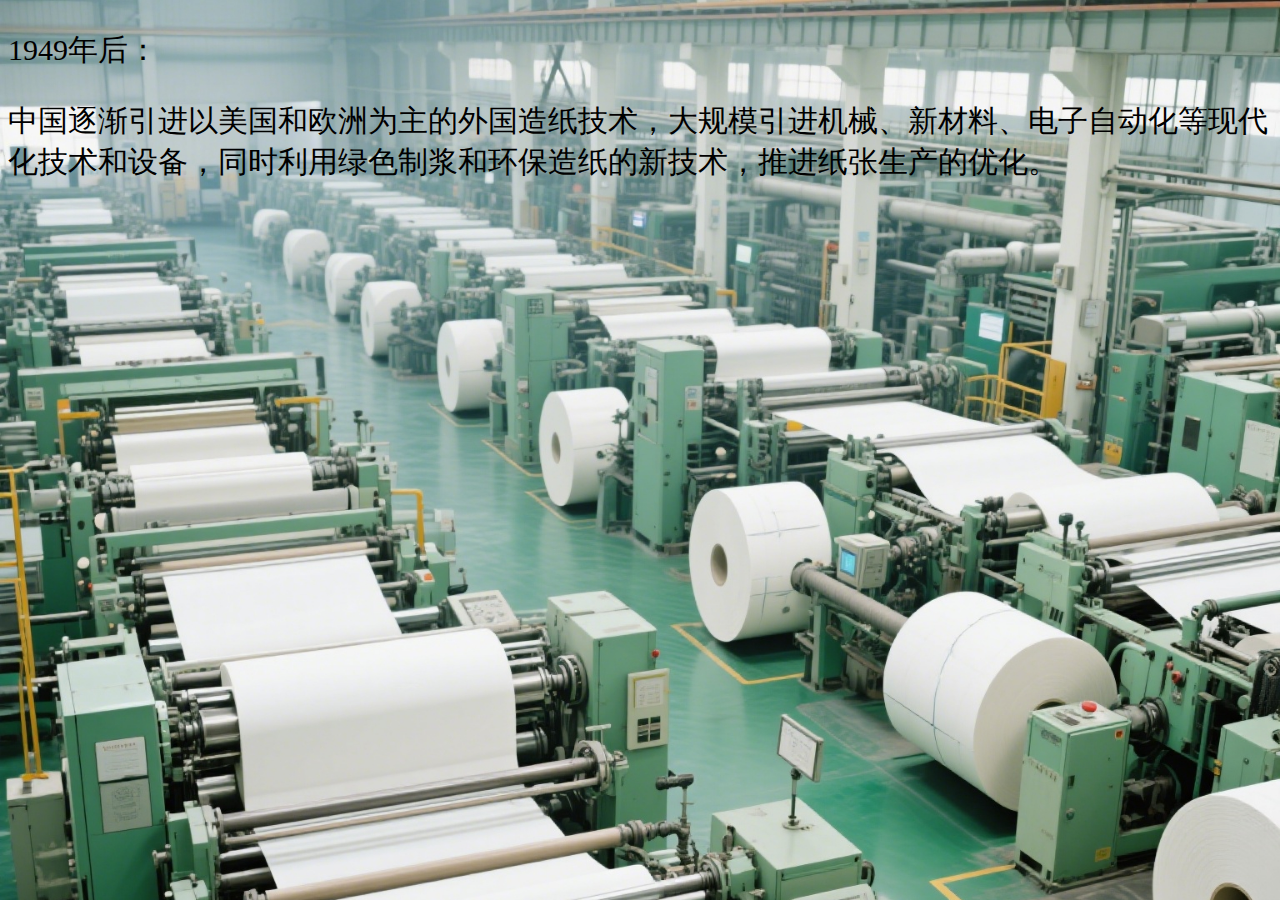
<file: 1949年后.html>
<!DOCTYPE html>
<html>
	<head>
		<meta charset="utf-8">
		<title>1949年后</title>
		<style>
			body{
				background-image:url("images/f.jpg");	
				background-size: cover;
			}
			.demo{
				font-size: 30px;
				
			}
		</style>
	</head>
	<body>
		<div charset="UTF-8">
			<p class="demo">1949年后：</p>
			<p class="demo">中国逐渐引进以美国和欧洲为主的外国造纸技术，大规模引进机械、新材料、电子自动化等现代化技术和设备，同时利用绿色制浆和环保造纸的新技术，推进纸张生产的优化。</p>
		</div>
	</body>
</html>
</file>
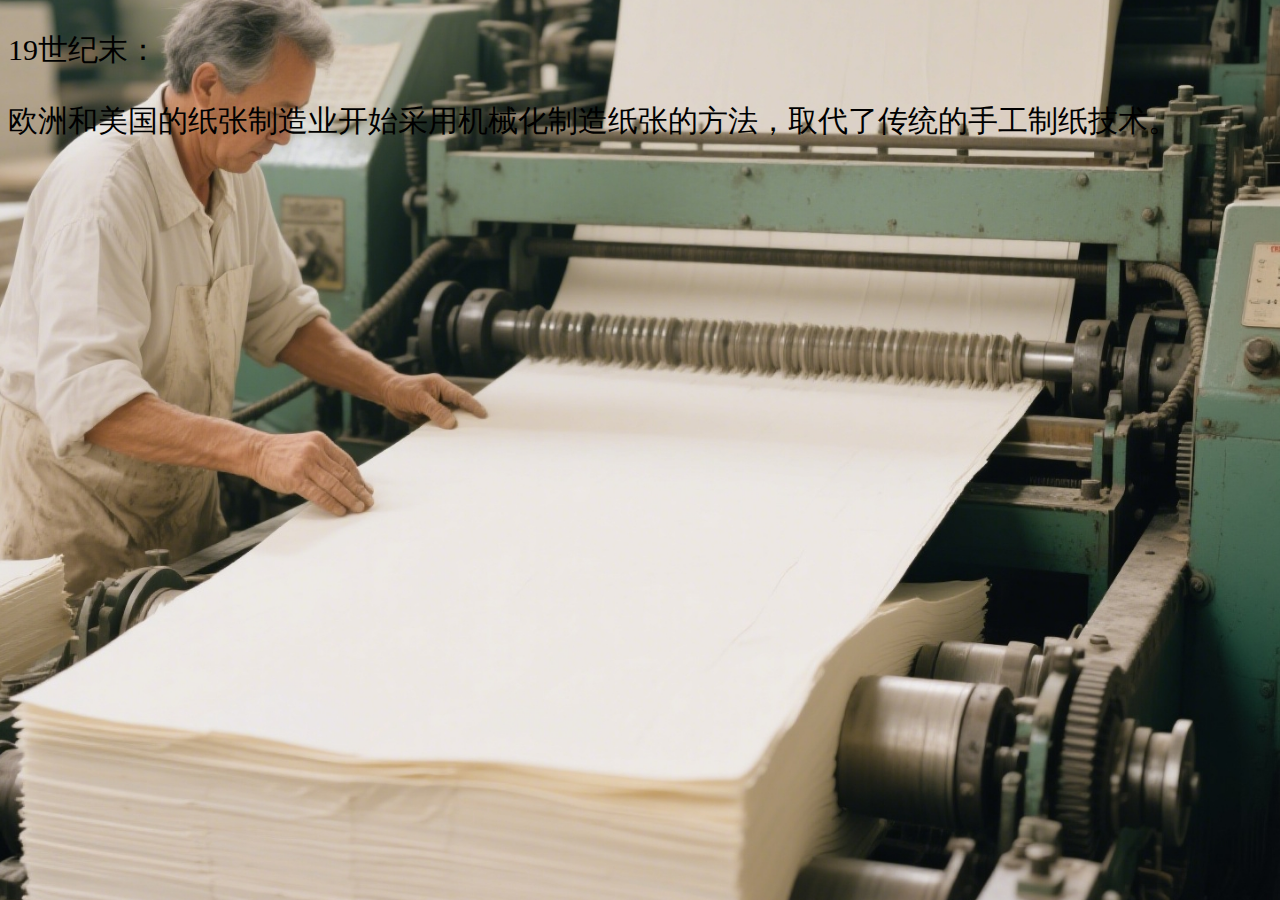
<file: 19世纪末.html>
<!DOCTYPE html>
<html>
	<head>
		<meta charset="utf-8">
		<title>19世纪末</title>
		<style>
			body{
				background-image:url("images/i.jpg");	
				background-size: cover;
			}
			.demo{
				font-size: 30px;
				
			}
		</style>
	</head>
	<body>
		<div charset="UTF-8">
			<p class="demo">19世纪末：</p>
			<p class="demo">欧洲和美国的纸张制造业开始采用机械化制造纸张的方法，取代了传统的手工制纸技术。</p>
		</div>
	</body>
</html>
</file>
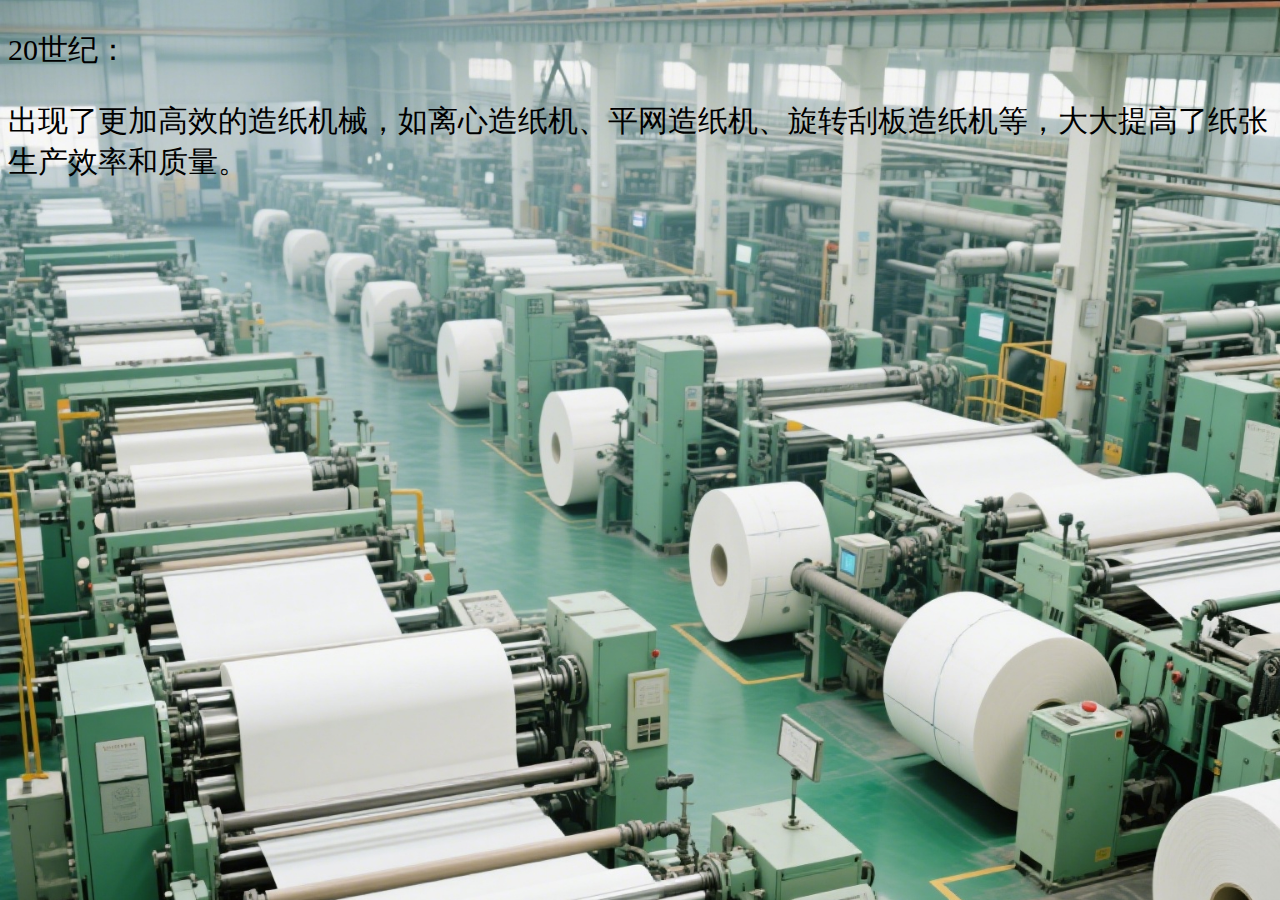
<file: 20世纪.html>
<!DOCTYPE html>
<html>
	<head>
		<meta charset="utf-8">
		<title>20世纪</title>
		<style>
			body{
				background-image:url("images/f.jpg");	
				background-size: cover;
			}
			.demo{
				font-size: 30px;
				
			}
		</style>
	</head>
	<body>
		<div charset="UTF-8">
			<p class="demo">20世纪：</p>
			<p class="demo">出现了更加高效的造纸机械，如离心造纸机、平网造纸机、旋转刮板造纸机等，大大提高了纸张生产效率和质量。</p>
		</div>
	</body>
</html>
</file>
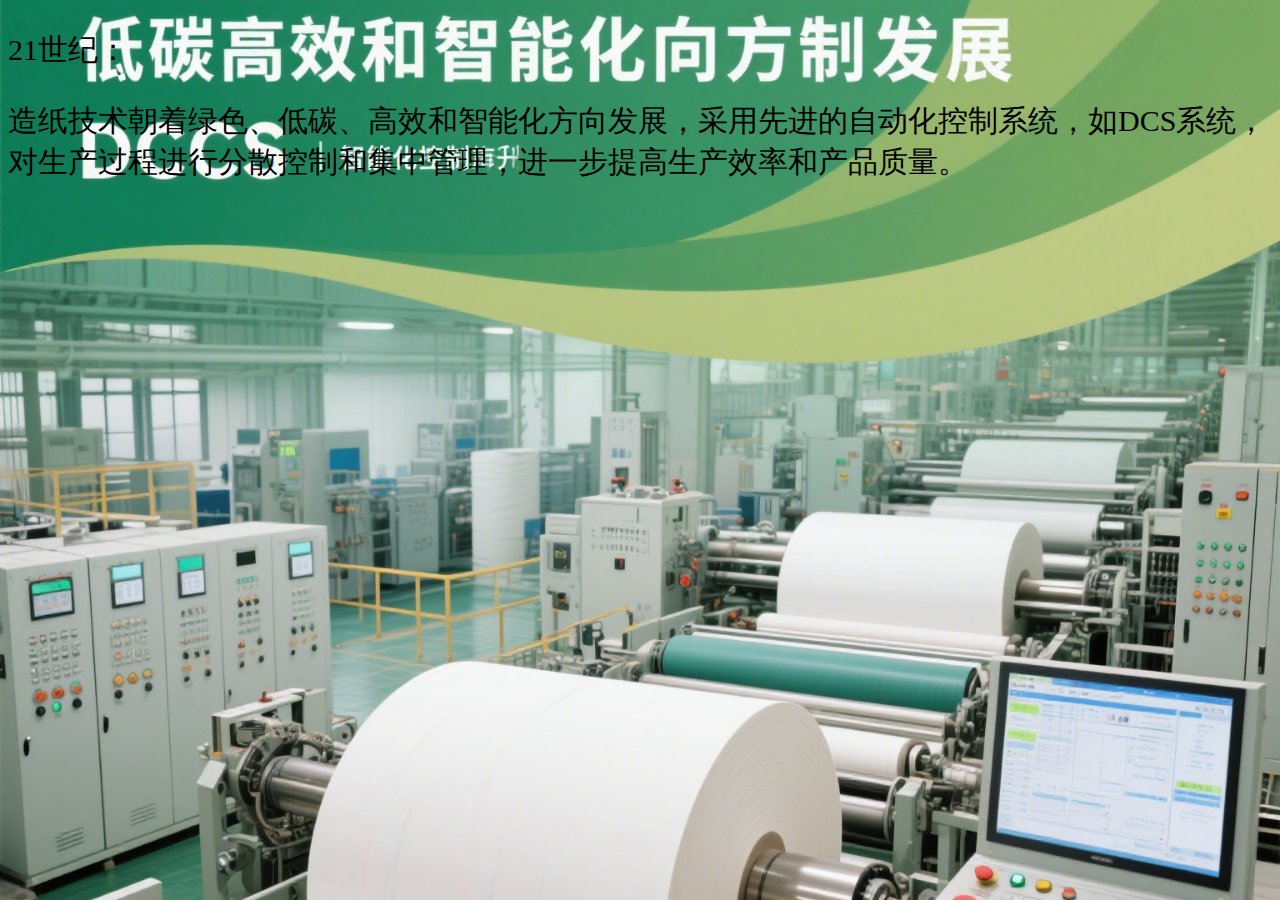
<file: 21世纪.html>
<!DOCTYPE html>
<html>
	<head>
		<meta charset="utf-8">
		<title>21世纪</title>
		<style>
			body{
				background-image:url("images/g.jpg");	
				background-size: cover;
			}
			.demo{
				font-size: 30px;
				
			}
		</style>
	</head>
	<body>
		<div charset="UTF-8">
			<p class="demo">21世纪：</p>
			<p class="demo">造纸技术朝着绿色、低碳、高效和智能化方向发展，采用先进的自动化控制系统，如DCS系统，对生产过程进行分散控制和集中管理，进一步提高生产效率和产品质量。</p>
		</div>
	</body>
</html>
</file>
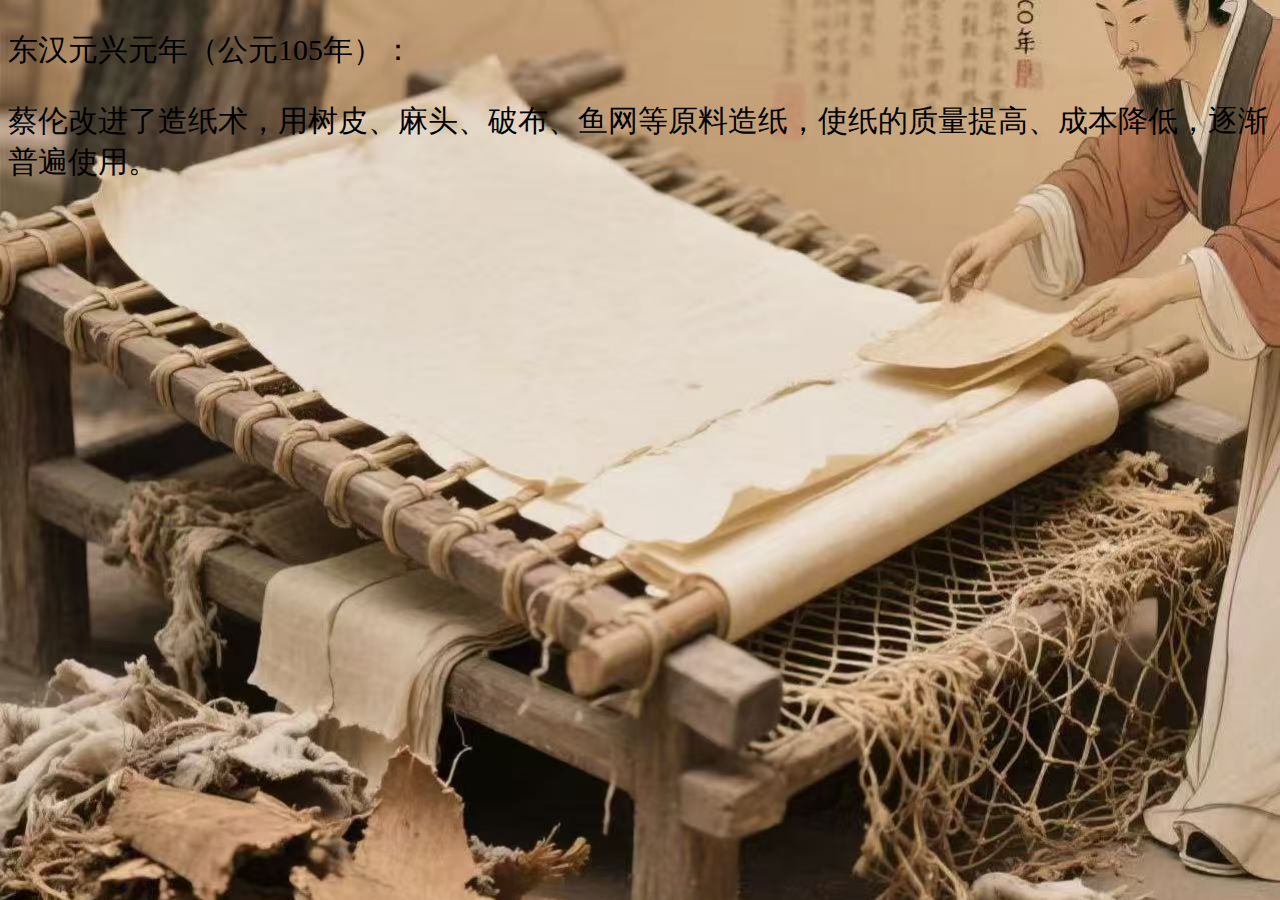
<file: 东汉时期.html>
<!DOCTYPE html>
<html>
	<head>
		<meta charset="utf-8">
		<title>东汉时期</title>
		<style>
			body{
				background-image:url("images/c.jpg");	
				background-size: cover;
			}
			.demo{
				font-size: 30px;
				
			}
		</style>
	</head>
	<body>
		<div charset="UTF-8">
			<p class="demo"> 东汉元兴元年（公元105年）：</p>
			<p class="demo">蔡伦改进了造纸术，用树皮、麻头、破布、鱼网等原料造纸，使纸的质量提高、成本降低，逐渐普遍使用。</p>
		</div>
	</body>
</html>
</file>
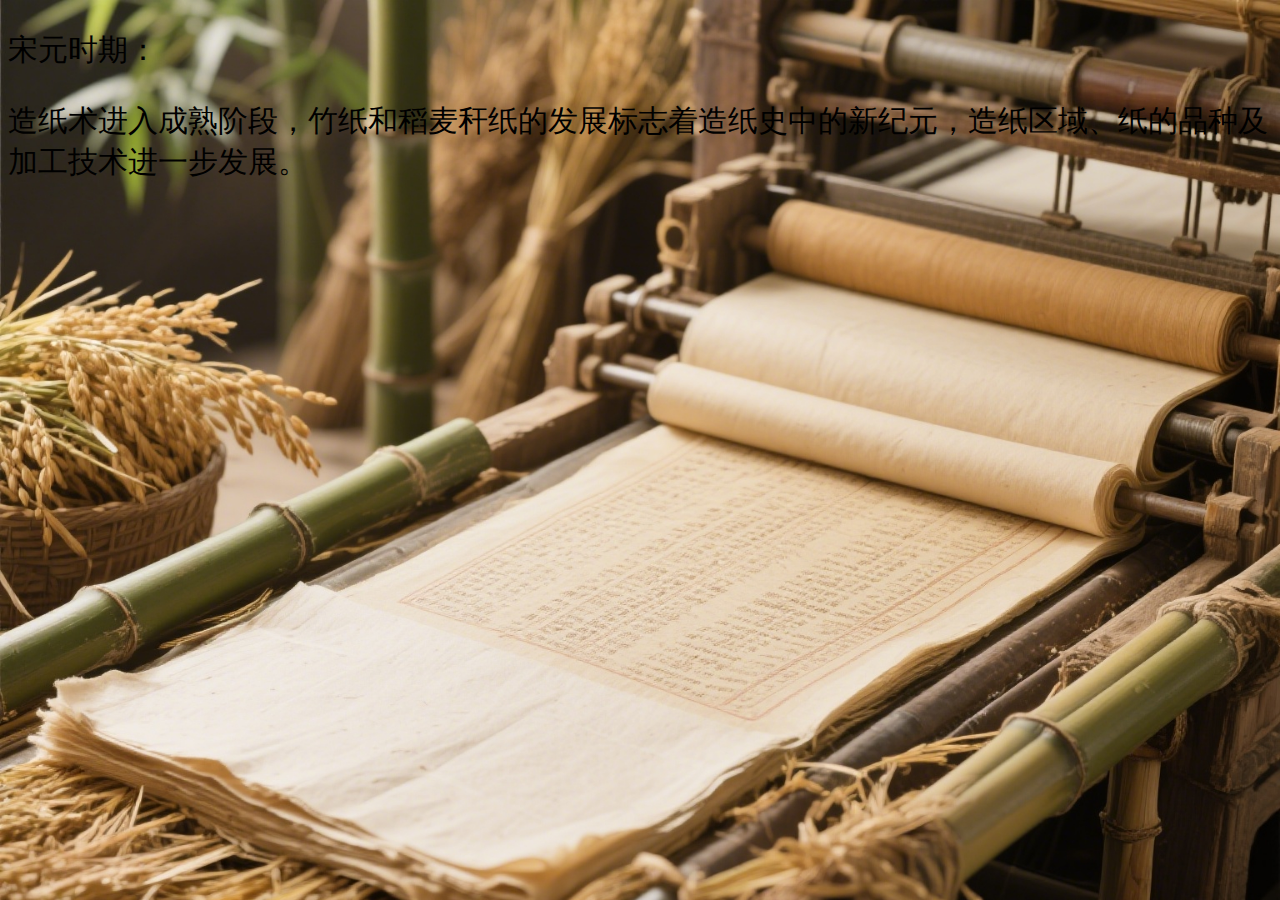
<file: 宋元时期.html>
<!DOCTYPE html>
<html>
	<head>
		<meta charset="utf-8">
		<title>宋元时期</title>
		<style>
			body{
				background-image:url("images/e.jpg");	
				background-size: cover;
			}
			.demo{
				font-size: 30px;
				
			}
		</style>
	</head>
	<body>
		<div charset="UTF-8">
			<p class="demo">宋元时期：</p>
			<p class="demo"> 造纸术进入成熟阶段，竹纸和稻麦秆纸的发展标志着造纸史中的新纪元，造纸区域、纸的品种及加工技术进一步发展。</p>
		</div>
	</body>
</html>
</file>
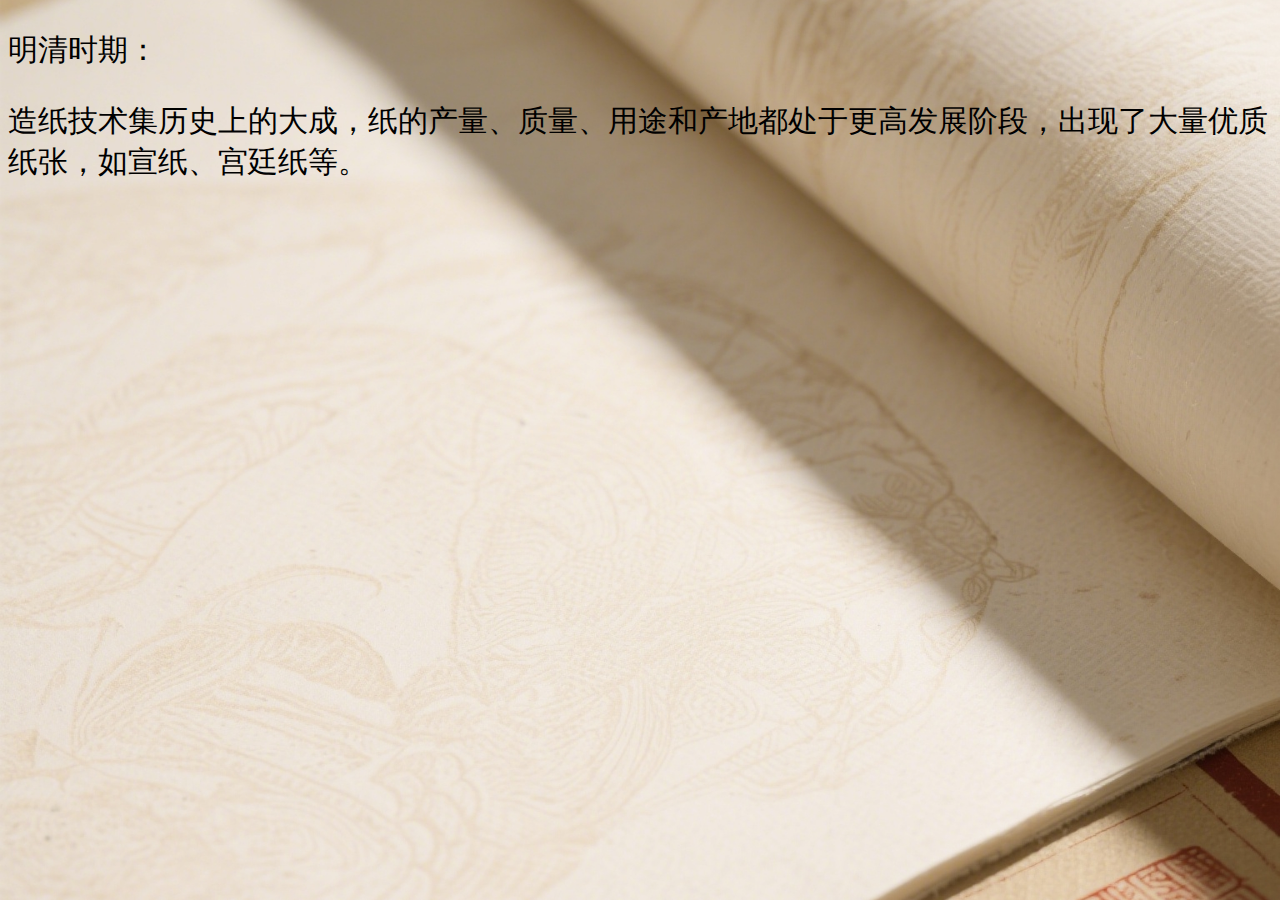
<file: 明清时期.html>
<!DOCTYPE html>
<html>
	<head>
		<meta charset="utf-8">
		<title>明清时期</title>
		<style>
			body{
				background-image:url("images/d.jpg");	
				background-size: cover;
			}
			.demo{
				font-size: 30px;
				
			}
		</style>
	</head>
	<body>
		<div charset="UTF-8">
			<p class="demo">明清时期：</p>
			<p class="demo">造纸技术集历史上的大成，纸的产量、质量、用途和产地都处于更高发展阶段，出现了大量优质纸张，如宣纸、宫廷纸等。</p>
		</div>
	</body>
</html>
</file>
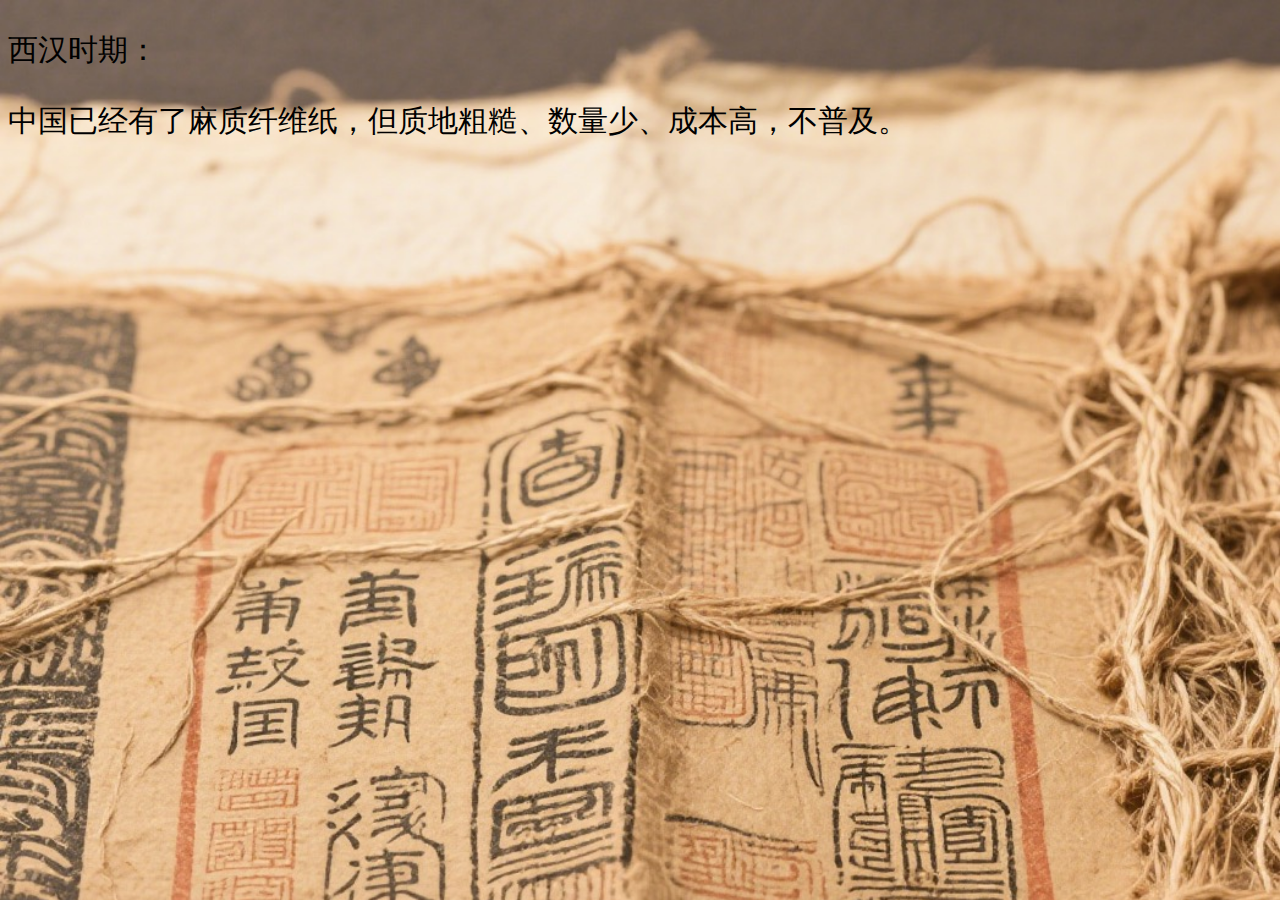
<file: 西汉.html>
<!DOCTYPE html>
<html>
	<head>
		<meta charset="utf-8">
		<title>西汉时期</title>
		<style>
			body{
				background-image:url("images/a.jpg");	
				background-size: cover;
			}
			.demo{
				font-size: 30px;
				
			}
		</style>
	</head>
	<body>
		<div charset="UTF-8">
			<p class="demo">西汉时期：</p>
			<p class="demo">中国已经有了麻质纤维纸，但质地粗糙、数量少、成本高，不普及。</p>
		</div>
	</body>
</html>
</file>
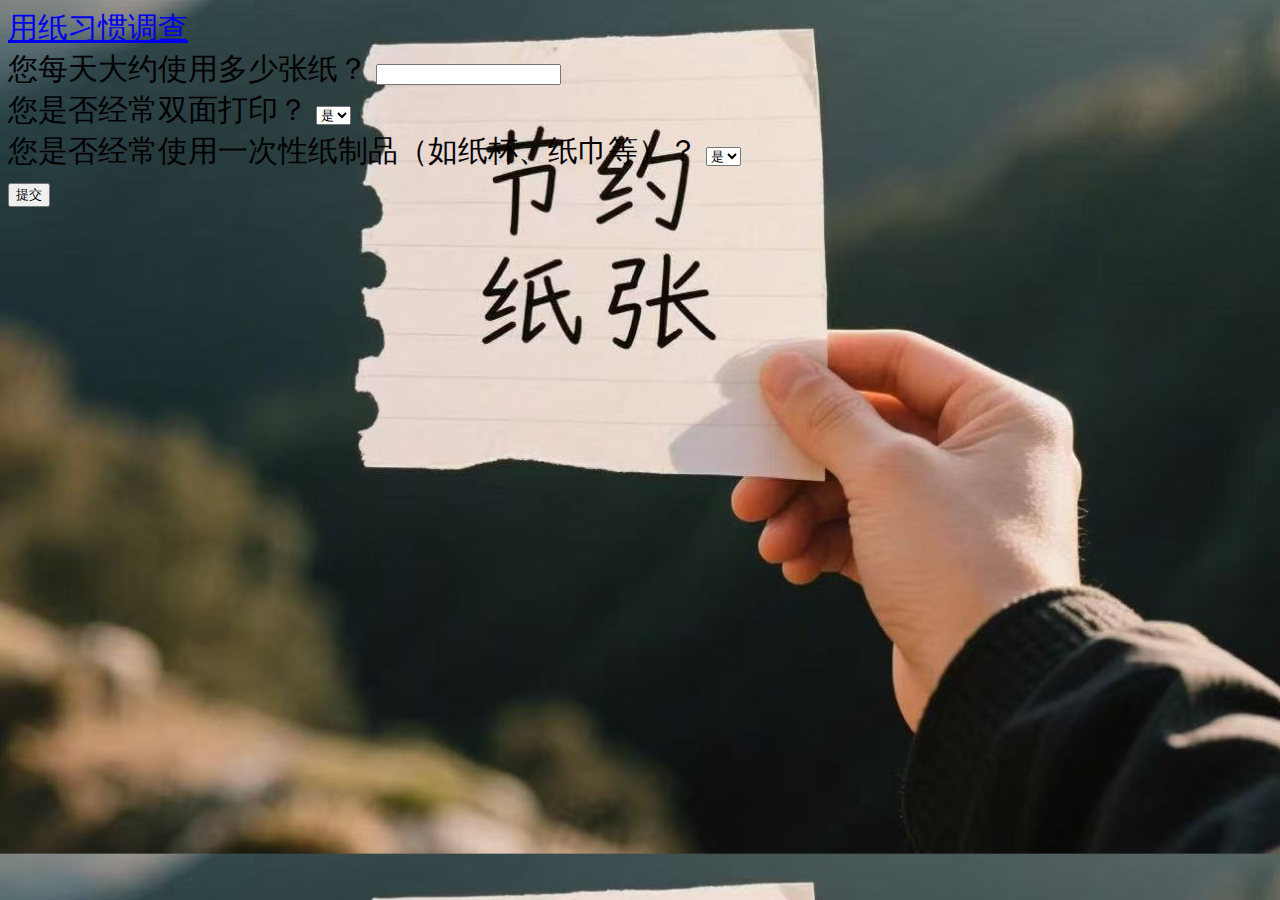
<file: 调查.html>
<!DOCTYPE html>
<html>
	<head>
		<meta charset="utf-8">
		<title>用纸习惯调查</title>
		<style>
			body{
				background-image:url("images/b.jpg");	
				background-size: cover;
				
			}
			.demo1{
				font-size: 30px;
				
			}
		</style>
	</head>
	<body>
		
		<div class="demo1">
		    <div class="tit"><a href="调查.html">用纸习惯调查</a></div>
		    <div class="boxnav" style="height: 250px;">
		        <form id="paperSurveyForm">
		            <div class="form-group">
		                <label for="dailyUsage">您每天大约使用多少张纸？</label>
		                <input type="number" id="dailyUsage" min="0" required>
		            </div>
		            <div class="form-group">
		                <label for="doubleSided">您是否经常双面打印？</label>
		                <select id="doubleSided" required>
		                    <option value="yes">是</option>
		                    <option value="no">否</option>
		                </select>
		            </div>
		            <div class="form-group">
		                <label for="disposableUsage">您是否经常使用一次性纸制品（如纸杯、纸巾等）？</label>
		                <select id="disposableUsage" required>
		                    <option value="yes">是</option>
		                    <option value="no">否</option>
		                </select>
		            </div>
		            <button type="submit">提交</button>
		        </form>
		        <div id="surveyResult" style="display: none;"></div>
		    </div>
		</div>
		
		<script>
		    // 保留时间显示功能
		    var t = null;
		    t = setTimeout(time, 1000);
		    function time() {
		        clearTimeout(t);
		        dt = new Date();
		        var y = dt.getFullYear();
		        var mt = dt.getMonth() + 1;
		        var day = dt.getDate();
		        var h = dt.getHours();
		        var m = dt.getMinutes();
		        var s = dt.getSeconds();
		        
		        t = setTimeout(time, 1000);
		    }
		
		    // 保留表单提交功能
		    document.getElementById('paperSurveyForm').addEventListener('submit', function(e) {
		        e.preventDefault();
		        const dailyUsage = parseInt(document.getElementById('dailyUsage').value);
		        const doubleSided = document.getElementById('doubleSided').value;
		        const disposableUsage = document.getElementById('disposableUsage').value;
		
		        let wastedPaper = dailyUsage;
		        if (doubleSided === 'yes') wastedPaper *= 0.5;
		        if (disposableUsage === 'yes') wastedPaper *= 1.5;
		
		        const surveyResult = document.getElementById('surveyResult');
		        surveyResult.innerHTML = `
		            <h2>纸张浪费情况报告</h2>
		            <div>对应的木材消耗量：${(wastedPaper * 0.001).toFixed(2)} 棵树/天</div>
					<div>浪费的纸张数量：${wastedPaper.toFixed(0)} 张/天</div>
		            <div>对应的二氧化碳排放量：${(wastedPaper * 0.01).toFixed(2)} 千克/天</div>
		        `;
		        surveyResult.style.display = 'block';
		    });
		</script>
	</body>
</html>
</file>
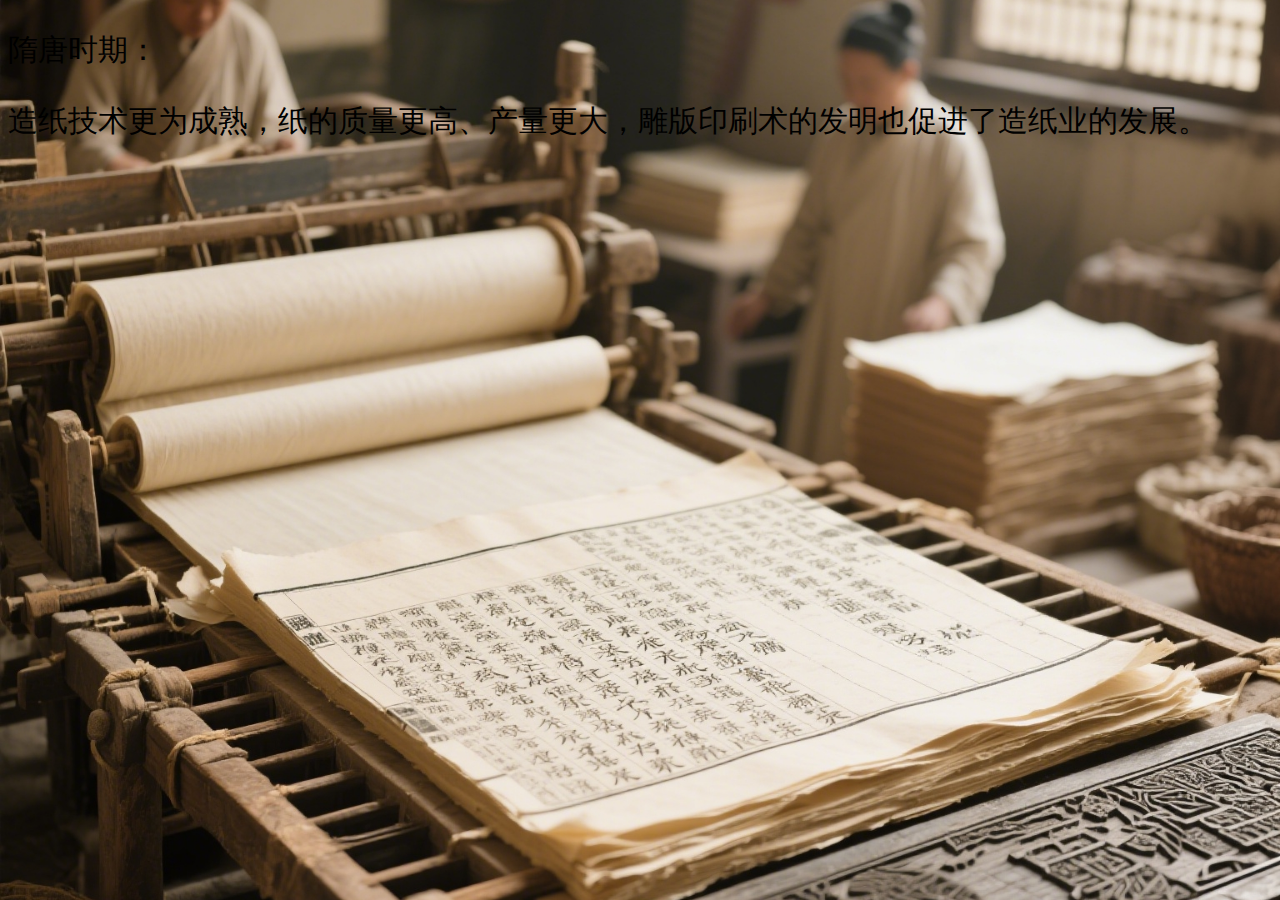
<file: 隋唐时期.html>
<!DOCTYPE html>
<html>
	<head>
		<meta charset="utf-8">
		<title>隋唐时期</title>
		<style>
			body{
				background-image:url("images/h.jpg");	
				background-size: cover;
			}
			.demo{
				font-size: 30px;
				
			}
		</style>
	</head>
	<body>
		<div charset="UTF-8">
			<p class="demo">隋唐时期：</p>
			<p class="demo"> 造纸技术更为成熟，纸的质量更高、产量更大，雕版印刷术的发明也促进了造纸业的发展。</p>
		</div>
	</body>
</html>
</file>
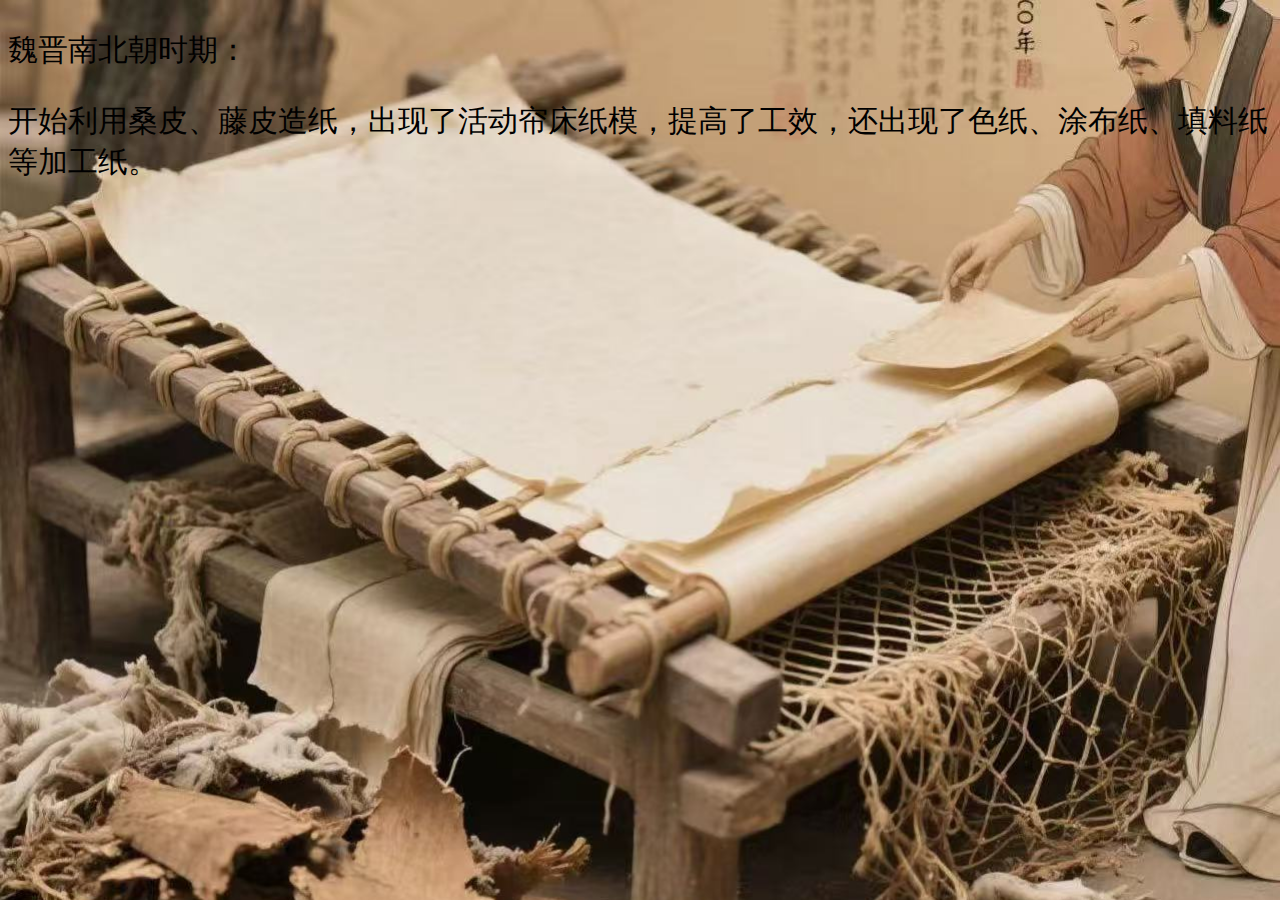
<file: 魏晋南北朝时期.html>
<!DOCTYPE html>
<html>
	<head>
		<meta charset="utf-8">
		<title>魏晋南北朝时期</title>
		<style>
			body{
				background-image:url("images/c.jpg");	
				background-size: cover;
			}
			.demo{
				font-size: 30px;
				
			}
		</style>
	</head>
	<body>
		<div charset="UTF-8">
			<p class="demo">魏晋南北朝时期：</p>
			<p class="demo">开始利用桑皮、藤皮造纸，出现了活动帘床纸模，提高了工效，还出现了色纸、涂布纸、填料纸等加工纸。</p>
		</div>
	</body>
</html>
</file>
